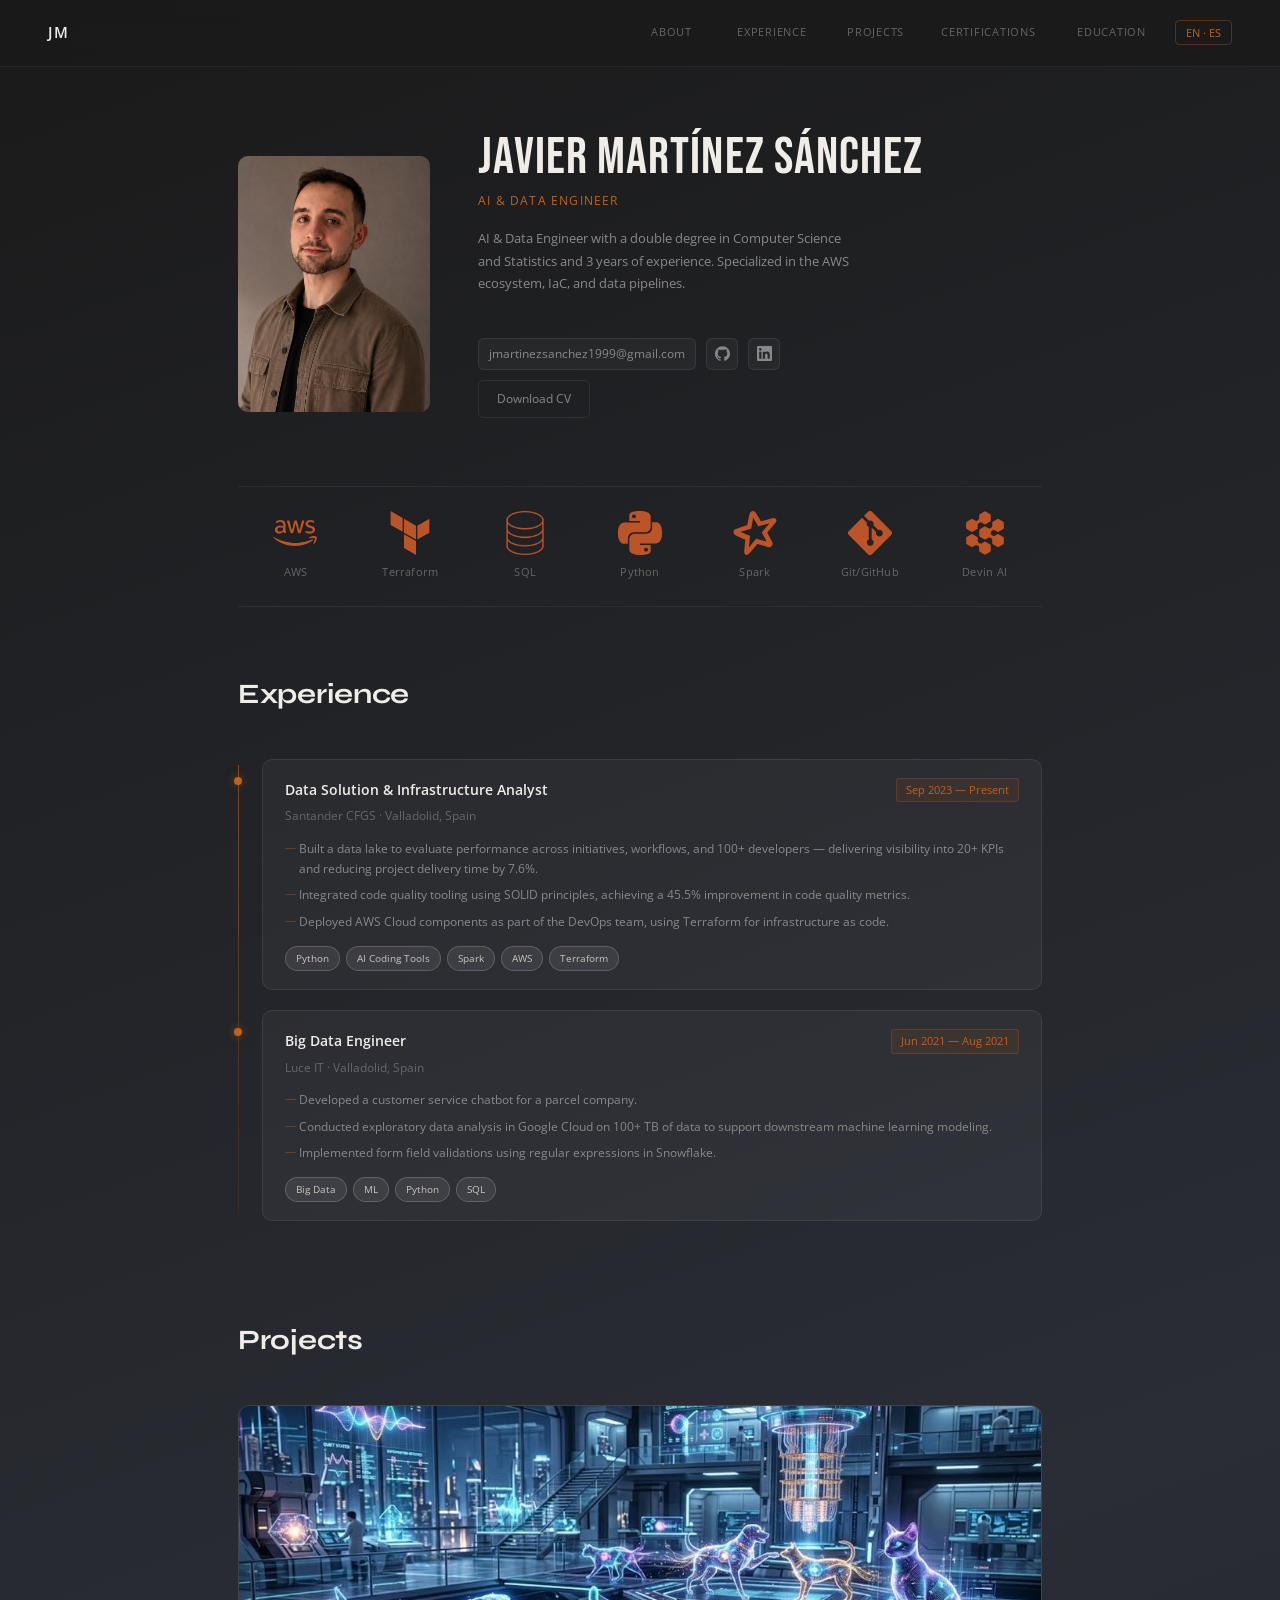
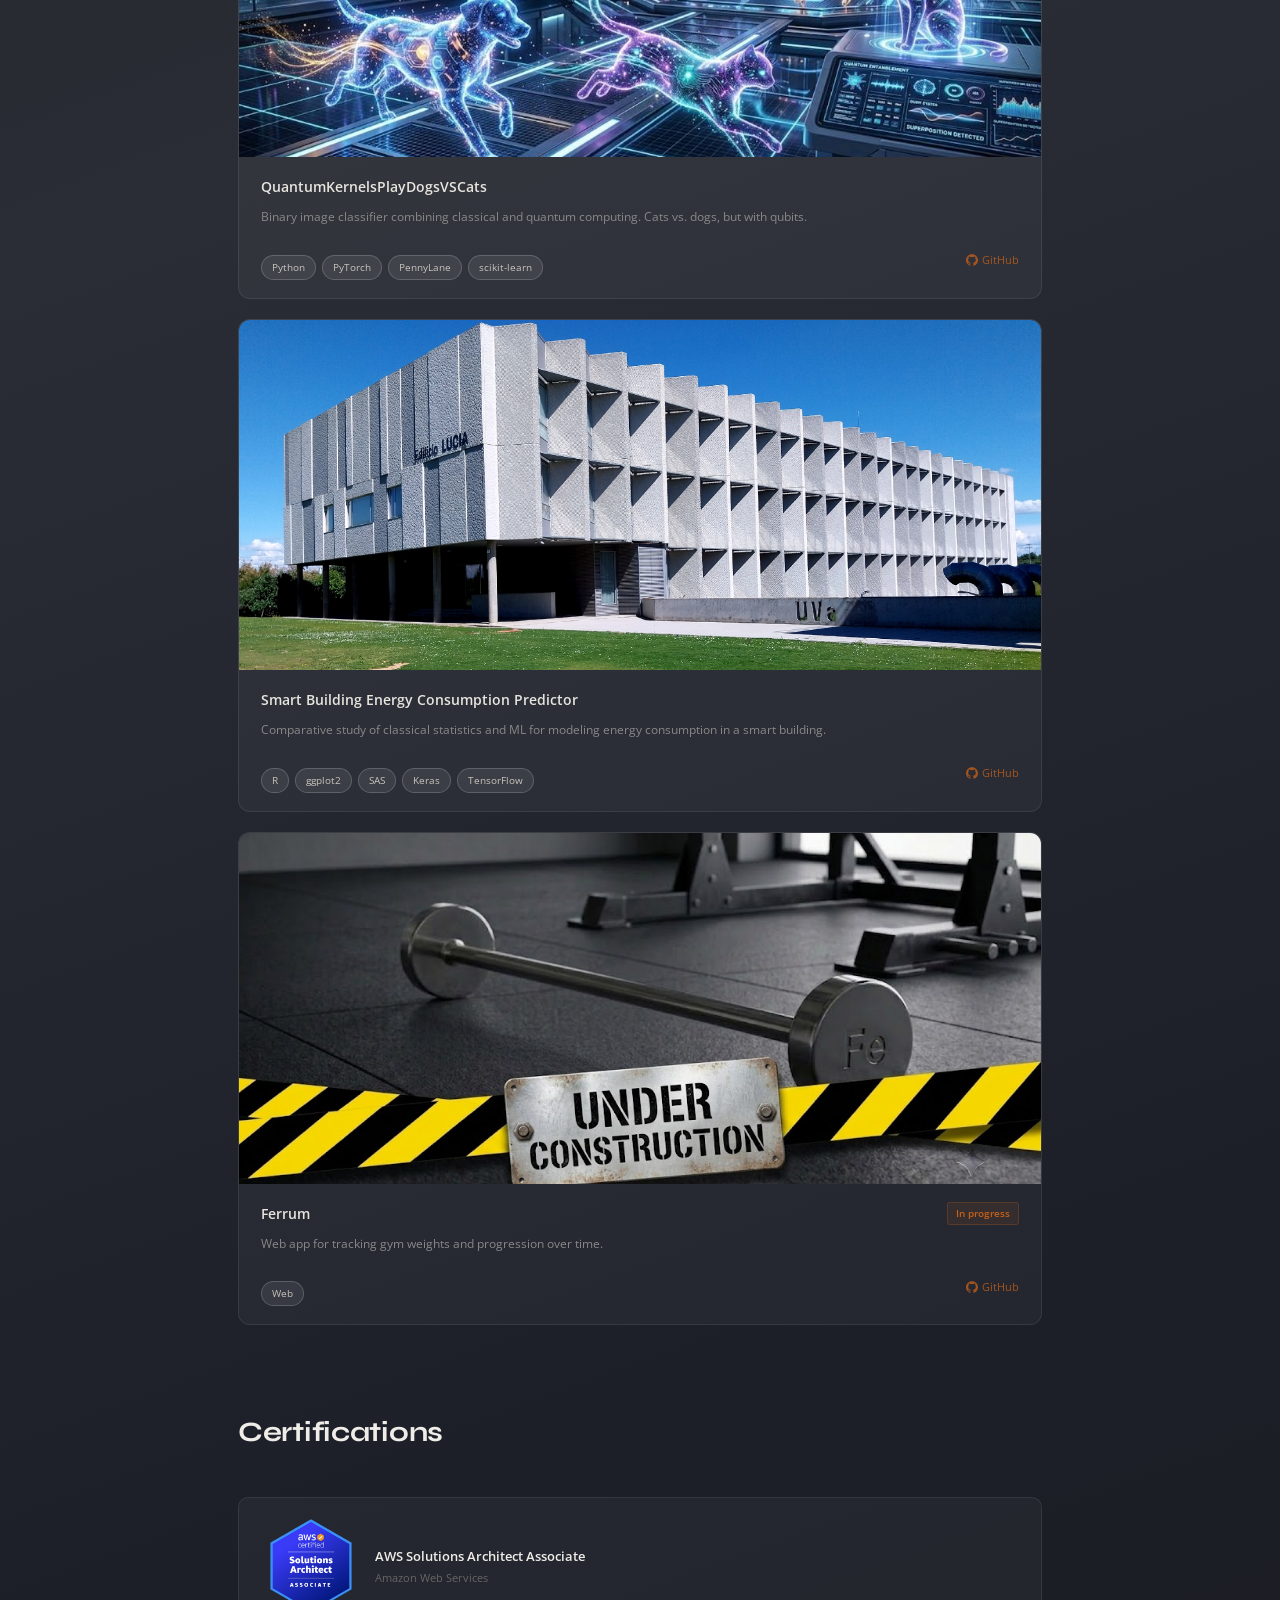
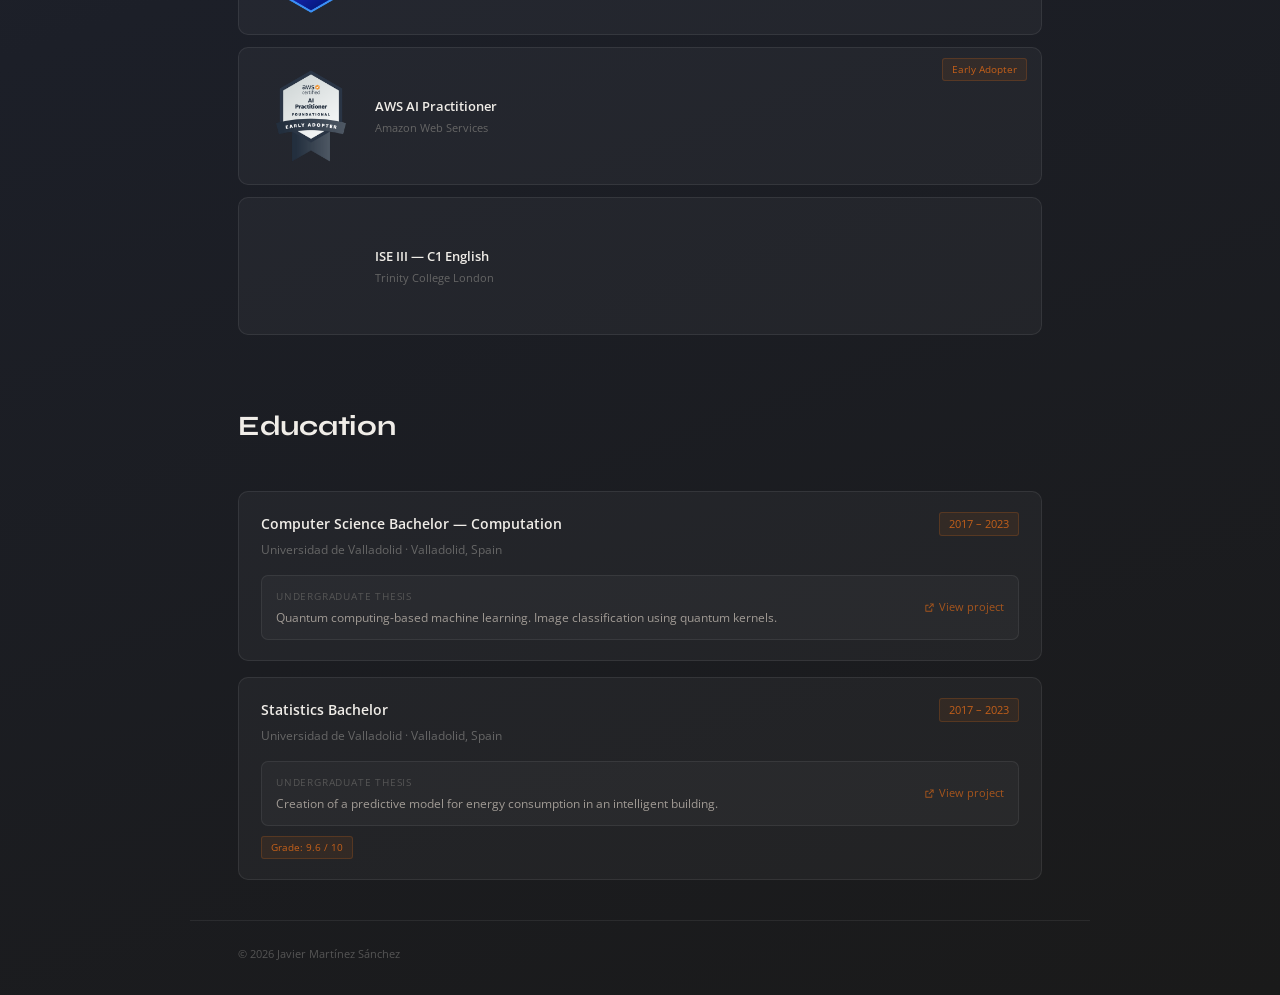
<file: index.html>
<!DOCTYPE html>
<html lang="en">
<head>
  <meta charset="UTF-8" />
  <meta name="viewport" content="width=device-width, initial-scale=1.0" />
  <title>Javier Martínez Sánchez — AI &amp; Data Engineer</title>
  <meta name="description" content="AI &amp; Data Engineer with a double degree in Computer Science and Statistics and 3 years of experience. Specialized in the AWS ecosystem, IaC, and data pipelines." />
  <meta property="og:title" content="Javier Martínez Sánchez — AI &amp; Data Engineer" />
  <meta property="og:description" content="AI &amp; Data Engineer with a double degree in Computer Science and Statistics and 3 years of experience. Specialized in the AWS ecosystem, IaC, and data pipelines." />
  <meta property="og:type" content="website" />
  <link rel="preconnect" href="https://fonts.googleapis.com" />
  <link rel="preconnect" href="https://fonts.gstatic.com" crossorigin />
  <link href="https://fonts.googleapis.com/css2?family=Bebas+Neue&family=Open+Sans:wght@300;400;500;600&family=Syne:wght@400;500;600;700&display=swap" rel="stylesheet" />
  <link rel="stylesheet" href="css/styles.css" />
</head>
<body>

  <!-- SVG sprite -->
  <svg xmlns="http://www.w3.org/2000/svg" style="display:none">
    <symbol id="icon-github" viewBox="0 0 24 24">
      <path d="M12 .297c-6.63 0-12 5.373-12 12 0 5.303 3.438 9.8 8.205 11.385.6.113.82-.258.82-.577 0-.285-.01-1.04-.015-2.04-3.338.724-4.042-1.61-4.042-1.61C4.422 18.07 3.633 17.7 3.633 17.7c-1.087-.744.084-.729.084-.729 1.205.084 1.838 1.236 1.838 1.236 1.07 1.835 2.809 1.305 3.495.998.108-.776.417-1.305.76-1.605-2.665-.3-5.466-1.332-5.466-5.93 0-1.31.465-2.38 1.235-3.22-.135-.303-.54-1.523.105-3.176 0 0 1.005-.322 3.3 1.23.96-.267 1.98-.399 3-.405 1.02.006 2.04.138 3 .405 2.28-1.552 3.285-1.23 3.285-1.23.645 1.653.24 2.873.12 3.176.765.84 1.23 1.91 1.23 3.22 0 4.61-2.805 5.625-5.475 5.92.42.36.81 1.096.81 2.22 0 1.606-.015 2.896-.015 3.286 0 .315.21.69.825.57C20.565 22.092 24 17.592 24 12.297c0-6.627-5.373-12-12-12"/>
    </symbol>
  </svg>

  <!-- ── NAV ─────────────────────────────────────────── -->
  <nav id="nav" aria-label="Main navigation">
    <div class="nav-logo">JM</div>
    <button class="nav-menu-toggle" id="navMenuToggle" type="button" aria-controls="navLinks" aria-expanded="false" aria-label="Open navigation" title="Open navigation">
      <span></span><span></span><span></span>
    </button>
    <div class="nav-links" id="navLinks">
      <a class="nav-link" href="#about"    data-i18n="nav.about">About</a>
      <a class="nav-link" href="#experience" data-i18n="nav.experience">Experience</a>
      <a class="nav-link" href="#projects" data-i18n="nav.projects">Projects</a>
      <a class="nav-link" href="#certifications" data-i18n="nav.certifications">Certifications</a>
      <a class="nav-link" href="#education" data-i18n="nav.education">Education</a>
      <button class="nav-lang" id="langToggle" aria-label="Toggle language">EN · ES</button>
    </div>
  </nav>

  <main>

    <!-- ── HERO ────────────────────────────────────────── -->
    <section id="about" class="hero hero-enter">
      <div class="hero-main">
        <div class="hero-photo">
          <img src="images/profile.png" alt="Javier Martinez Sanchez" />
        </div>
        <div class="hero-info">
          <h1 class="hero-name">Javier Martínez Sánchez</h1>
          <p class="hero-title" data-i18n="hero.title">AI &amp; Data Engineer</p>
          <p class="hero-desc" data-i18n="hero.desc">AI &amp; Data Engineer with a double degree in Computer Science and Statistics and 3 years of experience. Specialized in the AWS ecosystem, IaC, and data pipelines</p>
          <div class="hero-actions">
            <div class="hero-contact-row">
              <a class="hero-email" href="mailto:jmartinezsanchez1999@gmail.com">jmartinezsanchez1999@gmail.com</a>
              <div class="hero-socials">
            <a class="social-icon" href="https://github.com/javi0martinez" target="_blank" rel="noopener" aria-label="GitHub">
              <svg viewBox="0 0 24 24"><use href="#icon-github"/></svg>
            </a>
            <a class="social-icon" href="https://linkedin.com/in/javier-martinez-sanchez0" target="_blank" rel="noopener" aria-label="LinkedIn">
              <svg viewBox="0 0 24 24"><path d="M20.447 20.452h-3.554v-5.569c0-1.328-.027-3.037-1.852-3.037-1.853 0-2.136 1.445-2.136 2.939v5.667H9.351V9h3.414v1.561h.046c.477-.9 1.637-1.85 3.37-1.85 3.601 0 4.267 2.37 4.267 5.455v6.286zM5.337 7.433a2.062 2.062 0 0 1-2.063-2.065 2.064 2.064 0 1 1 2.063 2.065zm1.782 13.019H3.555V9h3.564v11.452zM22.225 0H1.771C.792 0 0 .774 0 1.729v20.542C0 23.227.792 24 1.771 24h20.451C23.2 24 24 23.227 24 22.271V1.729C24 .774 23.2 0 22.222 0h.003z"/></svg>
            </a>
              </div>
            </div>
            <a class="btn-ghost" id="cvDownload" href="docs/Javier_Martinez_Resume.pdf" download data-i18n="hero.cta2">Download CV</a>
          </div>
        </div>
      </div>

      <!-- Tech stack -->
      <div class="hero-stack" aria-label="Tech stack">
        <!-- Python -->
        <div class="stack-item">
          <img class="stack-icon" src="images/icons/python.svg" alt="Python" />
          <span class="stack-name">Python</span>
        </div>
        <!-- SQL -->
        <div class="stack-item">
          <img class="stack-icon" src="images/icons/SQL.png" alt="SQL" />
          <span class="stack-name">SQL</span>
        </div>
        <!-- AWS -->
        <div class="stack-item">
          <img class="stack-icon" src="images/icons/Amazon_Web_Services_Logo.svg.webp" alt="AWS" />
          <span class="stack-name">AWS</span>
        </div>
        <!-- Apache Spark -->
        <div class="stack-item">
          <img class="stack-icon" src="images/icons/apachespark.svg" alt="Apache Spark" />
          <span class="stack-name">Spark</span>
        </div>
        <!-- Terraform -->
        <div class="stack-item">
          <img class="stack-icon" src="images/icons/terraform.svg" alt="Terraform" />
          <span class="stack-name">Terraform</span>
        </div>
        <!-- Git -->
        <div class="stack-item">
          <img class="stack-icon" src="images/icons/git.svg" alt="Git/GitHub" />
          <span class="stack-name">Git/GitHub</span>
        </div>
        <!-- Devin / AI -->
        <div class="stack-item">
          <img class="stack-icon" src="images/icons/devin.svg" alt="Devin AI" />
          <span class="stack-name">Devin AI</span>
        </div>
      </div>
    </section>

    <!-- ── EXPERIENCE ────────────────────────────────── -->
    <section id="experience">
      <h2 class="section-title" data-i18n="exp.title">Experience</h2>
      <div class="timeline">

        <div class="tl-entry">
          <div class="tl-dot"></div>
          <div class="glass-card">
            <div class="card-header">
              <span class="card-role" data-i18n="exp.job1.role">Data Solution &amp; Infrastructure Analyst</span>
              <span class="card-date" data-i18n="exp.job1.date">Sep 2023 — Present</span>
            </div>
            <p class="card-company" data-i18n="exp.job1.company">Santander CFGS · Valladolid, Spain</p>
            <ul class="card-bullets">
              <li class="card-bullet" data-i18n="exp.job1.b1">Built a data lake to evaluate performance across initiatives, workflows, and 100+ developers — delivering visibility into 20+ KPIs and reducing project delivery time by 7.6%.</li>
              <li class="card-bullet" data-i18n="exp.job1.b2">Integrated code quality tooling using SOLID principles, achieving a 45.5% improvement in code quality metrics.</li>
              <li class="card-bullet" data-i18n="exp.job1.b3">Deployed AWS Cloud components as part of the DevOps team, using Terraform for infrastructure as code.</li>
            </ul>
            <div class="card-tags">
              <span class="tag">Python</span><span class="tag">AI Coding Tools</span><span class="tag">Spark</span><span class="tag">AWS</span><span class="tag">Terraform</span>
            </div>
          </div>
        </div>

        <div class="tl-entry">
          <div class="tl-dot"></div>
          <div class="glass-card">
            <div class="card-header">
              <span class="card-role" data-i18n="exp.job2.role">Big Data Engineer</span>
              <span class="card-date" data-i18n="exp.job2.date">Jun 2021 — Aug 2021</span>
            </div>
            <p class="card-company" data-i18n="exp.job2.company">Luce IT · Valladolid, Spain</p>
            <ul class="card-bullets">
              <li class="card-bullet" data-i18n="exp.job2.b1">Developed a customer service chatbot for a parcel company.</li>
              <li class="card-bullet" data-i18n="exp.job2.b2">Conducted exploratory data analysis in Google Cloud on 100+ TB of data to support downstream machine learning modeling.</li>
              <li class="card-bullet" data-i18n="exp.job2.b3">Implemented form field validations using regular expressions in Snowflake.</li>
            </ul>
            <div class="card-tags">
              <span class="tag">Big Data</span><span class="tag">ML</span><span class="tag">Python</span><span class="tag">SQL</span>
            </div>
          </div>
        </div>

      </div>
    </section>

    <!-- ── PROJECTS ──────────────────────────────────── -->
    <section id="projects">
      <h2 class="section-title" data-i18n="proj.title">Projects</h2>
      <div class="proj-cards">

        <article class="proj-card">
          <div class="proj-img proj-bg-quantum">
            <img src="images/banners/QuantmKernelsPlayDogsVSCats_banner.jpeg" alt="QuantumKernelsPlayDogsVSCats project banner" loading="lazy" />
          </div>
          <div class="proj-body">
            <p class="proj-title">QuantumKernelsPlayDogsVSCats</p>
            <p class="proj-desc" data-i18n="proj.p1.desc">Binary image classifier combining classical and quantum computing. Cats vs. dogs, but with qubits.</p>
            <div class="proj-footer">
              <div class="card-tags"><span class="tag">Python</span><span class="tag">PyTorch</span><span class="tag">PennyLane</span><span class="tag">scikit-learn</span></div>
              <a class="proj-link" href="https://github.com/javi0martinez/QuantumKernelsPlayDogsVSCats" target="_blank" rel="noopener">
                <svg viewBox="0 0 24 24"><use href="#icon-github"/></svg>
                GitHub
              </a>
            </div>
          </div>
        </article>

        <article class="proj-card">
          <div class="proj-img proj-bg-smart">
            <img src="images/banners/Edificio_LUCIA_banner.jpg" alt="Smart Building Energy Consumption Predictor project banner" loading="lazy" />
          </div>
          <div class="proj-body">
            <p class="proj-title">Smart Building Energy Consumption Predictor</p>
            <p class="proj-desc" data-i18n="proj.p2.desc">Comparative study of classical statistics and ML for modeling energy consumption in a smart building.</p>
            <div class="proj-footer">
              <div class="card-tags"><span class="tag">R</span><span class="tag">ggplot2</span><span class="tag">SAS</span><span class="tag">Keras</span><span class="tag">TensorFlow</span></div>
              <a class="proj-link" href="https://github.com/javi0martinez/Smart-building-energy-consumption-predictor" target="_blank" rel="noopener">
                <svg viewBox="0 0 24 24"><use href="#icon-github"/></svg>
                GitHub
              </a>
            </div>
          </div>
        </article>

        <article class="proj-card">
          <div class="proj-img proj-bg-ferrum">
            <img src="images/banners/Ferrum_under_construction_banner.png" alt="Ferrum project under construction banner" loading="lazy" />
          </div>
          <div class="proj-body">
            <p class="proj-title">Ferrum <span class="proj-wip" data-i18n="proj.wip">In progress</span></p>
            <p class="proj-desc" data-i18n="proj.p3.desc">Web app for tracking gym weights and progression over time.</p>
            <div class="proj-footer">
              <div class="card-tags"><span class="tag">Web</span></div>
              <a class="proj-link" href="https://github.com/javi0martinez" target="_blank" rel="noopener">
                <svg viewBox="0 0 24 24"><use href="#icon-github"/></svg>
                GitHub
              </a>
            </div>
          </div>
        </article>

      </div>
    </section>

    <!-- ── CERTIFICATIONS ────────────────────────────── -->
    <section id="certifications">
      <h2 class="section-title" data-i18n="cert.title">Certifications</h2>
      <div class="cert-cards">

        <a class="cert-card cert-card--featured" href="https://www.credly.com/badges/e2f981ee-c955-4c4c-a5ef-ec362ff03f79/public_url" target="_blank" rel="noopener">
          <div class="cert-logo cert-logo--aws">
            <img src="images/badges/AWS_Certified_Solutions_Architect_Associate.png" alt="AWS Certified Solutions Architect Associate badge" loading="lazy" />
          </div>
          <div class="cert-info">
            <p class="cert-title" data-i18n="cert.c1.title">AWS Solutions Architect Associate</p>
            <p class="cert-issuer">Amazon Web Services</p>
          </div>
        </a>

        <a class="cert-card cert-card--featured" href="https://www.credly.com/earner/earned/badge/256a6ff5-1bcd-4ed5-9c72-ceb0d919c982" target="_blank" rel="noopener">
          <div class="cert-logo cert-logo--aws">
            <img src="images/badges/AWS_Certified_AI_Practitioner.png" alt="AWS Certified AI Practitioner badge" loading="lazy" />
          </div>
          <div class="cert-info">
            <p class="cert-title" data-i18n="cert.c2.title">AWS AI Practitioner</p>
            <p class="cert-issuer">Amazon Web Services</p>
          </div>
          <span class="cert-badge cert-badge--accent" data-i18n="cert.c2.badge">Early Adopter</span>
        </a>

        <div class="cert-card cert-card--featured">
          <div class="cert-logo cert-logo--spacer" aria-hidden="true"></div>
          <div class="cert-info">
            <p class="cert-title" data-i18n="cert.c3.title">ISE III — C1 English</p>
            <p class="cert-issuer">Trinity College London</p>
          </div>
        </div>

      </div>
    </section>

    <!-- ── EDUCATION ─────────────────────────────────── -->
    <section id="education">
      <h2 class="section-title" data-i18n="edu.title">Education</h2>
      <div class="edu-cards">

        <div class="edu-card">
          <div class="edu-header">
            <span class="edu-degree" data-i18n="edu.d1.degree">Computer Science Bachelor — Computation</span>
            <span class="card-date">2017 – 2023</span>
          </div>
          <p class="edu-uni" data-i18n="edu.d1.uni">Universidad de Valladolid · Valladolid, Spain</p>
          <div class="edu-thesis">
            <div>
              <p class="edu-thesis-label" data-i18n="edu.thesis.label">Undergraduate Thesis</p>
              <p class="edu-thesis-title" data-i18n="edu.d1.thesis">Quantum computing-based machine learning. Image classification using quantum kernels.</p>
            </div>
            <a class="edu-thesis-link" href="https://uvadoc.uva.es/handle/10324/63011" target="_blank" rel="noopener">
              <svg viewBox="0 0 24 24"><path d="M10 6v2H5v11h11v-5h2v6a1 1 0 0 1-1 1H4a1 1 0 0 1-1-1V7a1 1 0 0 1 1-1h6zm11-3v8h-2V6.413l-7.793 7.794-1.414-1.414L17.585 5H13V3h8z"/></svg>
              <span data-i18n="edu.thesis.link">View project</span>
            </a>
          </div>
        </div>

        <div class="edu-card">
          <div class="edu-header">
            <span class="edu-degree" data-i18n="edu.d2.degree">Statistics Bachelor</span>
            <span class="card-date">2017 – 2023</span>
          </div>
          <p class="edu-uni" data-i18n="edu.d2.uni">Universidad de Valladolid · Valladolid, Spain</p>
          <div class="edu-thesis">
            <div>
              <p class="edu-thesis-label" data-i18n="edu.thesis.label">Undergraduate Thesis</p>
              <p class="edu-thesis-title" data-i18n="edu.d2.thesis">Creation of a predictive model for energy consumption in an intelligent building.</p>
            </div>
            <a class="edu-thesis-link" href="https://uvadoc.uva.es/handle/10324/63284" target="_blank" rel="noopener">
              <svg viewBox="0 0 24 24"><path d="M10 6v2H5v11h11v-5h2v6a1 1 0 0 1-1 1H4a1 1 0 0 1-1-1V7a1 1 0 0 1 1-1h6zm11-3v8h-2V6.413l-7.793 7.794-1.414-1.414L17.585 5H13V3h8z"/></svg>
              <span data-i18n="edu.thesis.link">View project</span>
            </a>
          </div>
          <span class="edu-grade" data-i18n="edu.d2.grade">Grade: 9.6 / 10</span>
        </div>

      </div>
    </section>

  </main>

  <!-- ── FOOTER ───────────────────────────────────────── -->
  <footer>
    <p class="footer-copy">© <span id="footer-year"></span> Javier Martínez Sánchez</p>
  </footer>

  <script src="js/main.js"></script>
</body>
</html>
</file>
<file: css/styles.css>
/* ─── Reset & base ──────────────────────────────────────── */
*, *::before, *::after { box-sizing: border-box; margin: 0; padding: 0; }

:root {
  --bg:         #1a1a1a;
  --bg-mid:     #1c1f28;
  --bg-end:     #2a2d35;
  --nav-bg:     rgba(26, 26, 26, 0.85);
  --nav-bg-mobile: rgba(26, 26, 26, 0.98);
  --accent:     #c4601a;
  --accent-text: #d4722a;
  --accent-dim: rgba(196, 96, 26, 0.15);
  --accent-tint: rgba(196, 96, 26, 0.1);
  --accent-tint-hover: rgba(196, 96, 26, 0.25);
  --accent-hover: rgba(196, 96, 26, 0.3);
  --accent-bdr: rgba(196, 96, 26, 0.35);
  --accent-glow: rgba(196, 96, 26, 0.5);
  --accent-line: rgba(196, 96, 26, 0.6);
  --text-1:     #f0ede8;
  --text-2:     #888;
  --text-3:     #666;
  --text-tag:   #c8c3bc;
  --text-project: #e8e4de;
  --text-thesis: #a09a94;
  --text-footer-accent: #7a3e10;
  --muted:      #555;
  --glass-bg:   rgba(255, 255, 255, 0.04);
  --glass-bg-subtle: rgba(255, 255, 255, 0.03);
  --glass-bg-strong: rgba(255, 255, 255, 0.06);
  --glass-bg-tag: rgba(255, 255, 255, 0.08);
  --glass-bdr-subtle: rgba(255, 255, 255, 0.05);
  --glass-bdr:  rgba(255, 255, 255, 0.08);
  --glass-bdr-thesis: rgba(255, 255, 255, 0.07);
  --glass-bdr-tag: rgba(255, 255, 255, 0.18);
  --glass-bdr-hover: rgba(255, 255, 255, 0.2);
  --photo-bg-start: #2e2e2e;
  --photo-bg-end: #3a3a3a;
  --project-quantum-start: #0d0d1a;
  --project-quantum-middle: #1a1040;
  --project-quantum-end: #0d1a1a;
  --project-smart-start: #0d1a0d;
  --project-smart-middle: #1a2a1a;
  --project-smart-end: #0d150d;
  --project-ferrum-start: #1a0d0d;
  --project-ferrum-middle: #2a1510;
  --radius:     10px;
  --font-display: 'Bebas Neue', system-ui, sans-serif;
  --font-heading: 'Syne', system-ui, sans-serif;
  --font-body:    'Open Sans', system-ui, sans-serif;
}

html {
  scroll-behavior: smooth;
  overflow-x: clip;
}

body {
  font-family: var(--font-body);
  font-size: 13px;
  line-height: 1.7;
  color: var(--text-2);
  background: linear-gradient(160deg, var(--bg) 0%, var(--bg-end) 40%, var(--bg-mid) 70%, var(--bg) 100%);
  min-height: 100vh;
  overflow-x: clip;
}

/* ─── Nav ───────────────────────────────────────────────── */
#nav {
  display: flex;
  justify-content: space-between;
  align-items: center;
  padding: 20px 48px;
  position: sticky;
  top: 0;
  background: var(--nav-bg);
  backdrop-filter: blur(12px);
  -webkit-backdrop-filter: blur(12px);
  border-bottom: 0.5px solid var(--glass-bdr-subtle);
  z-index: 100;
}
.nav-logo {
  font-size: 15px;
  font-weight: 600;
  color: var(--text-1);
  letter-spacing: .04em;
}
.nav-links {
  display: grid;
  grid-template-columns: 58px 82px 66px 108px 70px auto;
  column-gap: 28px;
  align-items: center;
}
.nav-link {
  font-size: 11px;
  color: var(--text-3);
  letter-spacing: .07em;
  text-transform: uppercase;
  text-decoration: none;
  transition: color .2s;
  white-space: nowrap;
}
.nav-link:hover { color: var(--accent); }
.nav-lang {
  font-size: 11px;
  font-family: inherit;
  color: var(--accent);
  background: transparent;
  border: 0.5px solid var(--accent-bdr);
  padding: 4px 10px;
  border-radius: 4px;
  cursor: pointer;
  transition: background .2s;
  white-space: nowrap;
}
.nav-lang:hover { background: var(--accent-dim); }
.nav-menu-toggle {
  display: none;
  width: 36px;
  height: 36px;
  padding: 8px;
  border: 0.5px solid var(--glass-bdr);
  border-radius: 4px;
  background: transparent;
  cursor: pointer;
}
.nav-menu-toggle span {
  display: block;
  width: 18px;
  height: 1px;
  margin: 4px auto;
  background: var(--text-1);
}
.nav-menu-toggle:hover { border-color: var(--accent-bdr); }
.nav-menu-toggle:focus-visible,
.nav-link:focus-visible,
.nav-lang:focus-visible {
  outline: 2px solid var(--accent);
  outline-offset: 3px;
}

/* ─── Sections ──────────────────────────────────────────── */
main { position: relative; z-index: 1; }
section {
  padding: 40px 48px;
  max-width: 900px;
  margin: 0 auto;
  scroll-margin-top: 72px;
}
#projects { padding-block: 56px; }
#certifications { padding-block: 28px; }
.section-title {
  font-family: var(--font-heading);
  font-size: 28px;
  font-weight: 700;
  color: var(--text-1);
  margin-bottom: 40px;
  letter-spacing: -.01em;
}

/* ─── Hero ──────────────────────────────────────────────── */
.hero {
  padding: 64px 48px 24px;
  max-width: 900px;
  margin: 0 auto;
  display: flex;
  flex-direction: column;
  gap: 48px;
}
.hero-enter {
  animation: hero-enter .6s ease both;
}
@keyframes hero-enter {
  from {
    opacity: 0;
    transform: translateY(24px);
  }
  to {
    opacity: 1;
    transform: none;
  }
}
.hero-main {
  display: flex;
  align-items: center;
  gap: 48px;
}
.hero-photo {
  width: 192px;
  height: 256px;
  border-radius: 10px;
  background: linear-gradient(135deg, var(--photo-bg-start), var(--photo-bg-end));
  display: flex;
  align-items: center;
  justify-content: center;
  flex-shrink: 0;
}
.hero-photo svg {
  width: 40px;
  height: 40px;
  fill: var(--accent-bdr);
}
.hero-photo img {
  width: 100%;
  height: 100%;
  border-radius: inherit;
  object-fit: cover;
}
.hero-name {
  font-family: var(--font-display);
  font-size: 52px;
  font-weight: 400;
  line-height: 1.05;
  color: var(--text-1);
  margin-bottom: 6px;
  letter-spacing: .02em;
  overflow-wrap: anywhere;
  min-width: 0;
}
.hero-title {
  font-size: 12px;
  color: var(--accent);
  text-transform: uppercase;
  letter-spacing: .1em;
  margin-bottom: 16px;
}
.hero-desc {
  font-size: 13px;
  color: var(--text-2);
  max-width: 380px;
  min-height: calc(4 * 1.7em);
  margin-bottom: 22px;
}
.hero-actions {
  display: flex;
  flex-direction: column;
  align-items: flex-start;
  gap: 10px;
  margin-bottom: 20px;
}
.hero-contact-row {
  display: flex;
  flex-wrap: wrap;
  align-items: center;
  gap: 10px;
}
.btn-ghost {
  font-size: 12px;
  font-family: inherit;
  background: transparent;
  color: var(--text-2);
  border: 0.5px solid var(--glass-bdr);
  padding: 8px 18px;
  border-radius: 5px;
  cursor: pointer;
  text-decoration: none;
  display: inline-block;
  transition: border-color .2s, color .2s;
}
.btn-ghost:hover { color: var(--text-1); border-color: var(--glass-bdr-hover); }
.hero-socials {
  display: flex;
  gap: 10px;
}
.hero-email {
  display: inline-flex;
  align-items: center;
  min-height: 32px;
  box-sizing: border-box;
  font-size: 12px;
  color: var(--text-2);
  background: var(--glass-bg);
  border: 0.5px solid var(--glass-bdr);
  border-radius: 6px;
  padding: 0 10px;
  text-decoration: none;
  user-select: text;
  transition: border-color .2s, background .2s, color .2s;
}
.hero-email:hover { color: var(--accent); border-color: var(--accent-bdr); background: var(--accent-dim); }
.social-icon {
  width: 32px;
  height: 32px;
  border-radius: 6px;
  background: var(--glass-bg);
  border: 0.5px solid var(--glass-bdr);
  display: flex;
  align-items: center;
  justify-content: center;
  transition: border-color .2s, background .2s;
}
.social-icon:hover { border-color: var(--accent-bdr); background: var(--accent-dim); }
.social-icon svg {
  width: 15px;
  height: 15px;
  fill: var(--text-2);
  transition: fill .2s;
}
.social-icon:hover svg { fill: var(--accent); }

/* Stack row */
.hero-stack {
  display: flex;
  justify-content: space-between;
  align-items: center;
  padding: 24px 0;
  border-top: 0.5px solid var(--glass-bg-strong);
  border-bottom: 0.5px solid var(--glass-bg-strong);
}
.stack-item {
  display: flex;
  flex-direction: column;
  align-items: center;
  gap: 8px;
  flex: 1;
}
.stack-icon {
  width: 44px;
  height: 44px;
  fill: var(--accent);
  color: var(--accent);
  opacity: .85;
  transition: opacity .2s;
}
.stack-item:hover .stack-icon { opacity: 1; }
.stack-item > svg.stack-icon { display: none; }
.stack-item > img.stack-icon {
  filter: brightness(0) saturate(100%) invert(42%) sepia(83%) saturate(1047%) hue-rotate(345deg) brightness(88%) contrast(90%);
  object-fit: contain;
}
.stack-item:nth-child(1) { order: 4; }
.stack-item:nth-child(2) { order: 3; }
.stack-item:nth-child(3) { order: 1; }
.stack-item:nth-child(4) { order: 5; }
.stack-item:nth-child(5) { order: 2; }
.stack-item:nth-child(6) { order: 6; }
.stack-item:nth-child(7) { order: 7; }
.stack-name {
  font-size: 11px;
  color: var(--text-3);
  letter-spacing: .02em;
}

/* ─── Glass card ────────────────────────────────────────── */
.glass-card {
  background: var(--glass-bg);
  border: 0.5px solid var(--glass-bdr);
  border-radius: var(--radius);
  padding: 18px 22px;
  transition: border-color .2s;
}
.glass-card:hover { border-color: var(--accent-hover); }

/* ─── Timeline ──────────────────────────────────────────── */
.timeline {
  position: relative;
  padding-left: 24px;
  display: flex;
  flex-direction: column;
  gap: 20px;
}
.timeline::before {
  content: '';
  position: absolute;
  left: 0;
  top: 6px;
  bottom: 6px;
  width: 1px;
  background: linear-gradient(to bottom, var(--accent-line), var(--accent-tint));
}
.tl-entry { position: relative; }
.tl-dot {
  position: absolute;
  left: -28px;
  top: 18px;
  width: 8px;
  height: 8px;
  border-radius: 50%;
  background: var(--accent);
  box-shadow: 0 0 8px var(--accent-glow);
}

/* Card internals */
.card-header {
  display: flex;
  justify-content: space-between;
  align-items: flex-start;
  gap: 12px;
  margin-bottom: 4px;
}
.card-role {
  font-size: 14px;
  font-weight: 600;
  color: var(--text-1);
}
.card-date {
  font-size: 11px;
  color: var(--accent);
  background: var(--accent-tint);
  border: 0.5px solid var(--accent-tint-hover);
  padding: 2px 9px;
  border-radius: 3px;
  white-space: nowrap;
  flex-shrink: 0;
}
.card-company {
  font-size: 12px;
  color: var(--text-3);
  margin-bottom: 12px;
}
.card-bullets {
  list-style: none;
  display: flex;
  flex-direction: column;
  gap: 6px;
}
.card-bullet {
  font-size: 12px;
  color: var(--text-2);
  padding-left: 14px;
  position: relative;
}
.card-bullet::before {
  content: '—';
  position: absolute;
  left: 0;
  color: var(--accent-glow);
  font-size: 11px;
}
.card-tags {
  display: flex;
  flex-wrap: wrap;
  gap: 6px;
  margin-top: 14px;
}
.tag {
  font-size: 10px;
  color: var(--text-tag);
  background: var(--glass-bg-tag);
  border: 0.5px solid var(--glass-bdr-tag);
  padding: 3px 10px;
  border-radius: 20px;
}

/* ─── Project cards ─────────────────────────────────────── */
.proj-cards {
  display: flex;
  flex-direction: column;
  gap: 20px;
}
.proj-card {
  background: var(--glass-bg);
  border: 0.5px solid var(--glass-bdr);
  border-radius: 12px;
  overflow: hidden;
  transition: border-color .25s, transform .25s;
  cursor: pointer;
}
.proj-card:hover {
  border-color: var(--accent-bdr);
  transform: translateY(-2px);
}
.proj-img {
  width: 100%;
  aspect-ratio: 16 / 7;
  display: flex;
  align-items: center;
  justify-content: center;
}
.proj-img img {
  width: 100%;
  height: 100%;
  object-fit: cover;
}
.proj-bg-quantum { background: linear-gradient(135deg, var(--project-quantum-start), var(--project-quantum-middle), var(--project-quantum-end)); }
.proj-bg-smart   { background: linear-gradient(135deg, var(--project-smart-start), var(--project-smart-middle), var(--project-smart-end)); }
.proj-bg-ferrum  { background: var(--project-ferrum-middle); }
.proj-body { padding: 18px 22px; }
.proj-title {
  font-size: 14px;
  font-weight: 600;
  color: var(--text-project);
  margin-bottom: 8px;
  min-width: 0;
  overflow-wrap: anywhere;
  display: flex;
  justify-content: space-between;
  align-items: center;
}
.proj-wip {
  font-size: 10px;
  color: var(--accent);
  background: var(--accent-tint);
  border: 0.5px solid var(--accent-tint-hover);
  padding: 2px 8px;
  border-radius: 3px;
}
.proj-desc { font-size: 12px; color: var(--text-2); line-height: 1.65; margin-bottom: 14px; }
.proj-footer { display: flex; justify-content: space-between; align-items: center; }
.proj-link {
  font-size: 11px;
  color: var(--accent);
  text-decoration: none;
  opacity: .8;
  display: flex;
  align-items: center;
  gap: 4px;
  transition: opacity .2s;
}
.proj-link:hover { opacity: 1; }
.proj-link svg { width: 12px; height: 12px; fill: var(--accent); }

/* ─── Certification cards ───────────────────────────────── */
.cert-cards {
  display: flex;
  flex-direction: column;
  gap: 12px;
}
.cert-card {
  background: var(--glass-bg);
  border: 0.5px solid var(--glass-bdr);
  border-radius: var(--radius);
  padding: 14px 20px;
  display: flex;
  align-items: center;
  gap: 16px;
  color: inherit;
  text-decoration: none;
  transition: border-color .2s;
  position: relative;
}
.cert-card:hover { border-color: var(--accent-hover); }
.cert-card--featured {
  padding: 20px 24px;
  padding-right: 96px;
  align-items: center;
  text-align: left;
}
.cert-logo {
  width: 40px;
  height: 40px;
  border-radius: 7px;
  background: var(--glass-bg-strong);
  border: 0.5px solid var(--glass-bdr);
  display: flex;
  align-items: center;
  justify-content: center;
  flex-shrink: 0;
}
.cert-logo--text {
  font-size: 13px;
  font-weight: 700;
  color: var(--text-1);
}
.cert-card--featured .cert-logo--text {
  width: 128px;
  height: 128px;
  font-size: 30px;
}
.cert-logo--aws,
.cert-logo--spacer {
  width: 96px;
  height: 96px;
  flex-shrink: 0;
}
.cert-logo--aws {
  background: transparent;
  border: 0;
}
.cert-logo--spacer {
  background: transparent;
  border: 0;
  visibility: hidden;
}
.cert-logo--aws img {
  width: 100%;
  height: 100%;
  object-fit: contain;
}
.cert-info { flex: 1; min-width: 0; }
.cert-title { font-size: 13px; font-weight: 600; color: var(--text-1); margin-bottom: 2px; }
.cert-issuer { font-size: 11px; color: var(--text-3); }
.cert-badge {
  font-size: 10px;
  color: var(--text-2);
  background: var(--glass-bg);
  border: 0.5px solid var(--glass-bdr);
  padding: 2px 9px;
  border-radius: 3px;
  white-space: nowrap;
  position: absolute;
  top: 10px;
  right: 14px;
}
.cert-badge--accent {
  color: var(--accent);
  background: var(--accent-tint);
  border-color: var(--accent-tint-hover);
}

/* ─── Education cards ───────────────────────────────────── */
.edu-cards {
  display: flex;
  flex-direction: column;
  gap: 16px;
}
.edu-card {
  background: var(--glass-bg);
  border: 0.5px solid var(--glass-bdr);
  border-radius: var(--radius);
  padding: 20px 22px;
  transition: border-color .2s;
}
.edu-card:hover { border-color: var(--accent-hover); }
.edu-header {
  display: flex;
  justify-content: space-between;
  align-items: flex-start;
  gap: 12px;
  margin-bottom: 4px;
}
.edu-degree { font-size: 14px; font-weight: 600; color: var(--text-1); }
.edu-uni { font-size: 12px; color: var(--text-3); margin-bottom: 14px; }
.edu-thesis {
  background: var(--glass-bg-subtle);
  border: 0.5px solid var(--glass-bdr-thesis);
  border-radius: 7px;
  padding: 12px 14px;
  display: flex;
  justify-content: space-between;
  align-items: center;
  gap: 12px;
}
.edu-thesis-label {
  font-size: 10px;
  color: var(--muted);
  letter-spacing: .08em;
  text-transform: uppercase;
  margin-bottom: 4px;
}
.edu-thesis-title { font-size: 12px; color: var(--text-thesis); line-height: 1.5; }
.edu-thesis-link {
  font-size: 11px;
  color: var(--accent);
  opacity: .8;
  white-space: nowrap;
  display: flex;
  align-items: center;
  gap: 4px;
  flex-shrink: 0;
  text-decoration: none;
  transition: opacity .2s;
}
.edu-thesis-link:hover { opacity: 1; }
.edu-thesis-link svg { width: 11px; height: 11px; fill: var(--accent); }
.edu-grade {
  display: inline-block;
  font-size: 10px;
  color: var(--accent);
  background: var(--accent-tint);
  border: 0.5px solid var(--accent-tint-hover);
  padding: 2px 9px;
  border-radius: 3px;
  margin-top: 10px;
}

/* ─── Footer ────────────────────────────────────────────── */
footer {
  padding: 24px 48px 32px;
  max-width: 900px;
  margin: 0 auto;
  border-top: 0.5px solid var(--glass-bdr-thesis);
  display: flex;
  justify-content: space-between;
  align-items: center;
}
.footer-tagline { font-size: 12px; font-weight: 300; color: var(--muted); }
.footer-tagline span { color: var(--text-footer-accent); }
.footer-copy { font-size: 11px; color: var(--muted); }

/* ─── Responsive ───────────────────────────────────────── */
@media (max-width: 700px) {
  #nav {
    padding: 14px 20px;
  }
  .nav-menu-toggle { display: block; }
  .nav-links {
    display: none;
    position: absolute;
    top: 100%;
    right: 0;
    left: 0;
    flex-direction: column;
    align-items: stretch;
    gap: 0;
    padding: 8px 20px 16px;
    background: var(--nav-bg-mobile);
    border-bottom: 0.5px solid var(--glass-bdr-subtle);
  }
  .nav-links.is-open { display: flex; }
  .nav-link {
    width: 100%;
    padding: 10px 0;
  }
  .nav-lang {
    align-self: flex-start;
    margin-top: 8px;
  }

  /* ── Hero ── */
  .hero {
    padding: 32px 20px 16px;
    gap: 28px;
  }
  .hero-main {
    flex-direction: column;
    align-items: flex-start;
    gap: 20px;
  }
  .hero-photo {
    width: 120px;
    height: 160px;
  }
  .hero-name { font-size: 26px; }
  .hero-desc { font-size: 12px; max-width: 100%; }

  /* ── Tech stack ── */
  .hero-stack {
    flex-wrap: wrap;
    justify-content: center;
    gap: 16px 0;
    padding: 16px 0;
  }
  .stack-item {
    flex: 0 0 25%;
    gap: 5px;
  }
  .stack-icon {
    width: 30px;
    height: 30px;
  }
  .stack-name { font-size: 10px; }

  /* ── Sections ── */
  section { padding: 28px 20px; }
  .section-title { font-size: 20px; margin-bottom: 24px; }

  /* ── Cert cards ── */
  .cert-card--featured {
    padding: 16px;
    padding-right: 84px;
    gap: 12px;
  }
  .cert-logo--aws,
  .cert-logo--spacer {
    width: 72px;
    height: 72px;
  }
  .cert-badge,
  .cert-badge--accent {
    flex-basis: 100%;
    text-align: center;
    white-space: normal;
  }

  /* ── Card internals ── */
  .card-header { flex-direction: column; gap: 4px; }
  .card-date { align-self: flex-start; }

  /* ── Project cards ── */
  .proj-body { padding: 14px 16px; }
}
</file>
